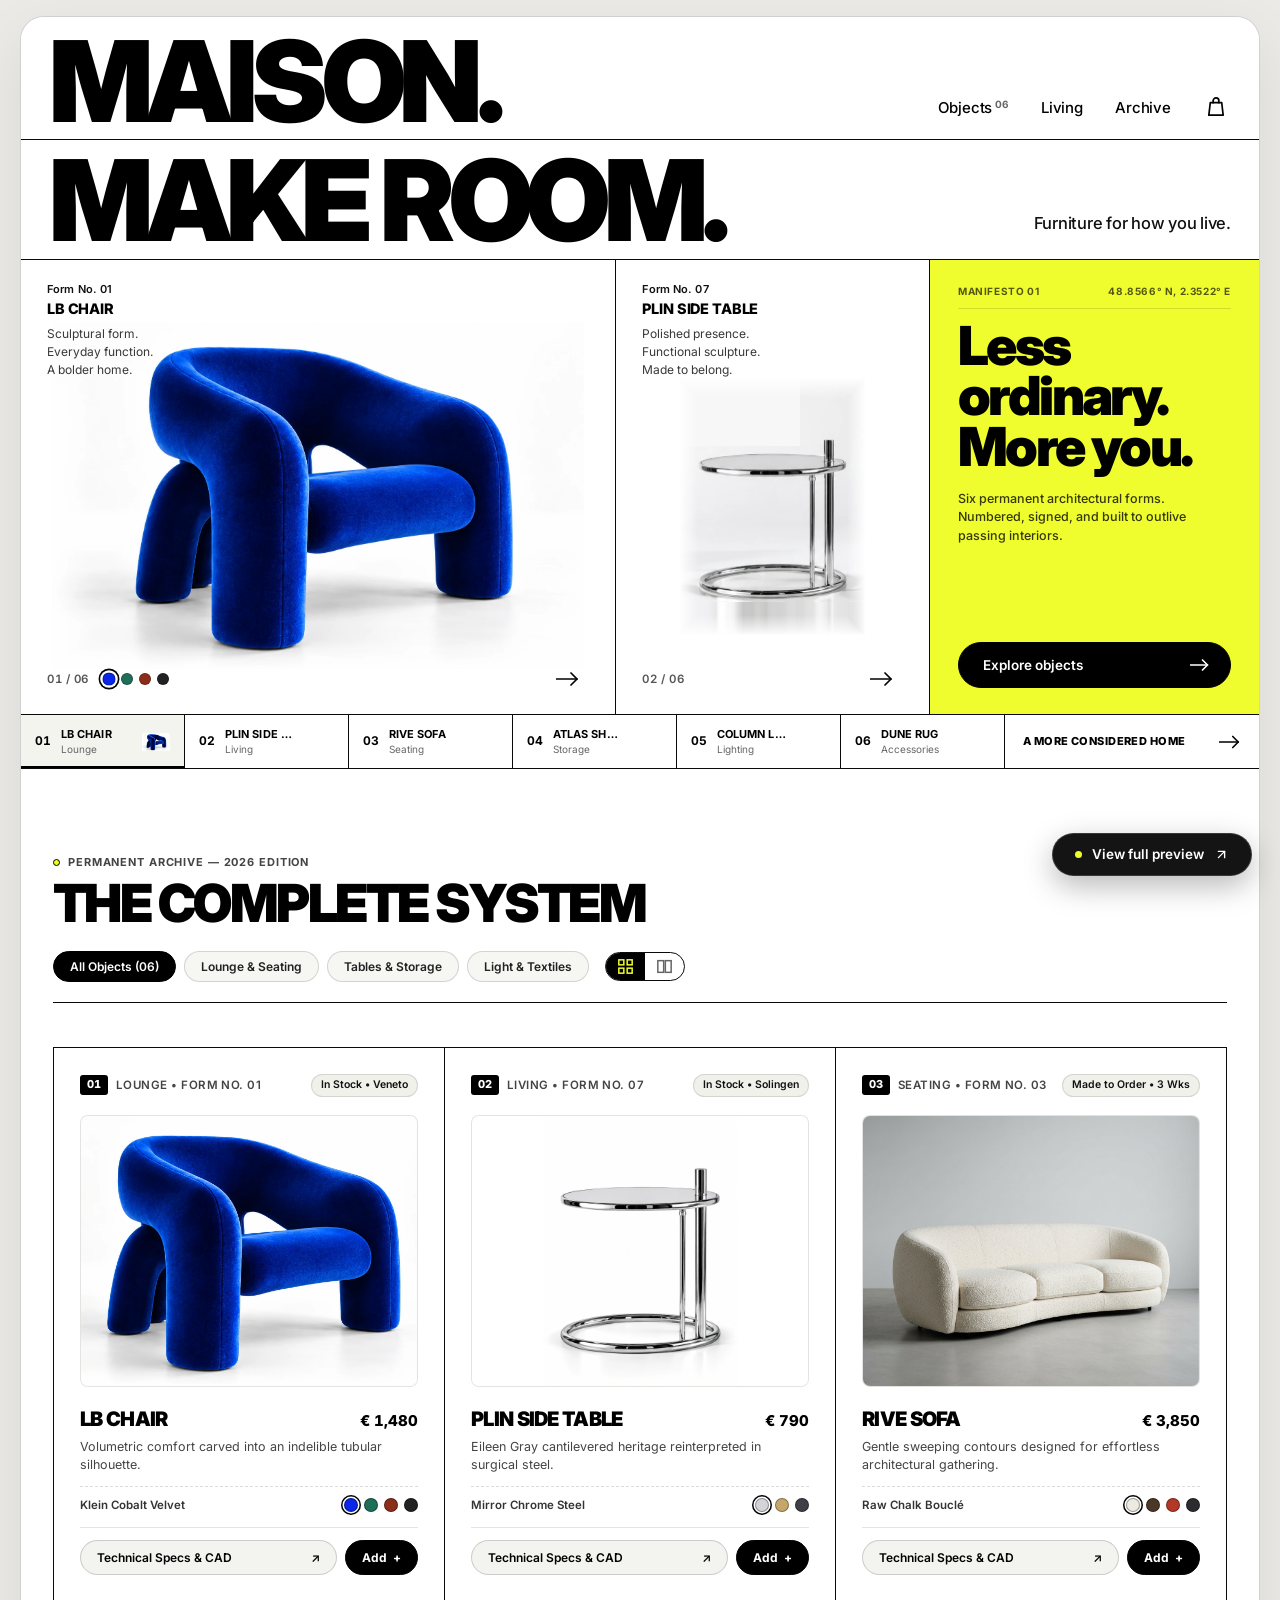
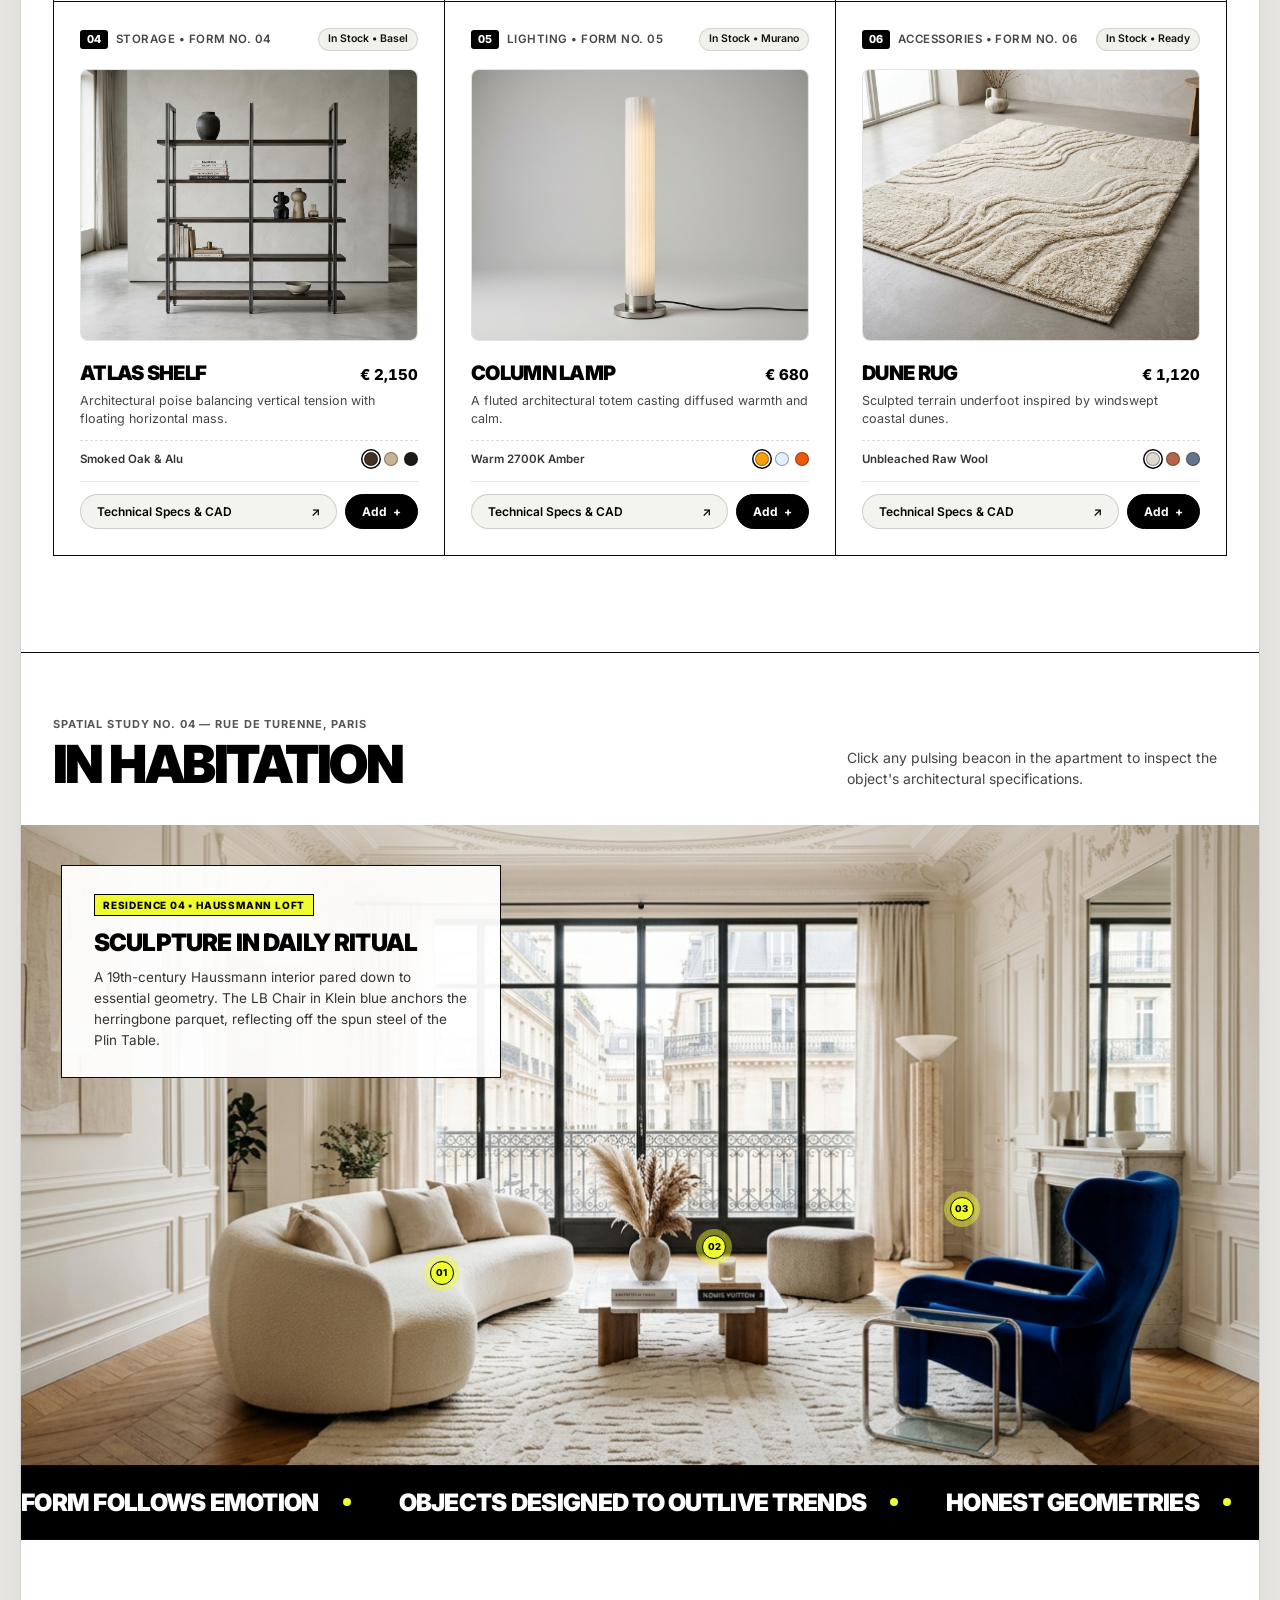
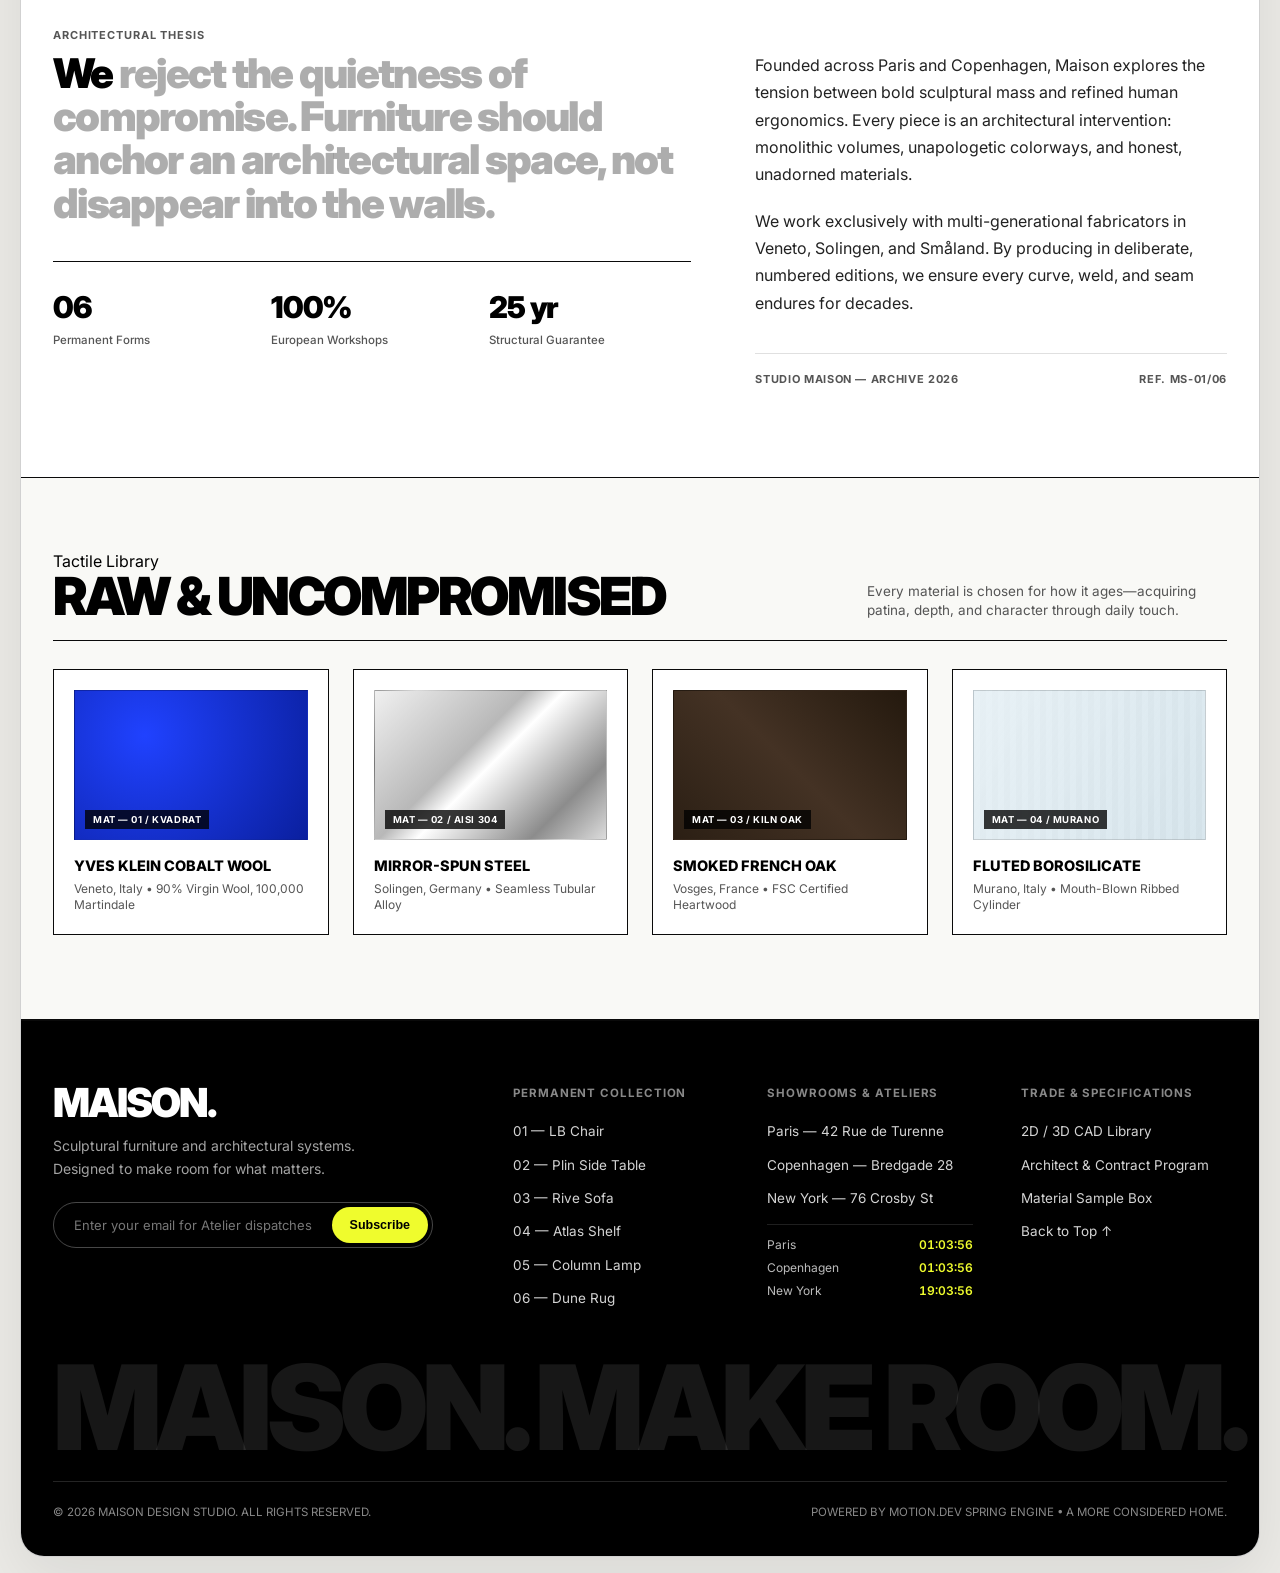
<file: index.html>
<!DOCTYPE html>
<html lang="en" class="js">
<head>
  <meta charset="UTF-8">
  <meta name="viewport" content="width=device-width, initial-scale=1.0">
  <title>MAISON. — MAKE ROOM. | Architectural Furniture &amp; Objects</title>
  <meta name="description" content="Sculptural furniture and architectural objects for how you live. Modernist design engineered for longevity.">

  <!-- Typography: Syne, Inter, Space Grotesk -->
  <link rel="preconnect" href="https://fonts.googleapis.com">
  <link rel="preconnect" href="https://fonts.gstatic.com" crossorigin>
  <link href="https://fonts.googleapis.com/css2?family=Inter:wght@300;400;500;600;700;800;900&family=Space+Grotesk:wght@400;500;600;700&family=Syne:wght@700;800;900&display=swap" rel="stylesheet">

  <!-- Stylesheet -->
  <link rel="stylesheet" href="assets/css/style.css">
  <link rel="shortcut icon" href="data:image/svg+xml,<svg xmlns=%22http://www.w3.org/2000/svg%22 viewBox=%220 0 100 100%22><text y=%22.9em%22 font-size=%2290%22>M.</text></svg>">
</head>
<body>

  <!-- Scroll Progress Indicator -->
  <div class="scroll-progress-bar" id="scroll-progress-bar" aria-hidden="true"></div>

  <!-- Outer Presentation Canvas Frame -->
  <div class="page-canvas" id="page-canvas">

    <!-- ======================================================================
         HERO HEADER SECTION (Exact Replica + High-Craft Editorial Enhancements)
         ====================================================================== -->
    <header class="hero-header" id="top">
      <div class="hero-header-top">
        <div class="brand-title-wrap">
          <h1 class="brand-title" id="hero-title-1" data-split-chars>MAISON.</h1>
        </div>

        <!-- Center-Right Navigation -->
        <div class="header-right-cluster">
          <nav class="nav-menu" aria-label="Main Navigation">
            <a href="#collection" class="nav-link" data-magnetic>
              <span class="nav-link-inner">Objects</span>
              <span class="nav-count">06</span>
            </a>
            <a href="#habitation" class="nav-link" data-magnetic>
              <span class="nav-link-inner">Living</span>
            </a>
            <a href="#manifesto" class="nav-link" data-magnetic>
              <span class="nav-link-inner">Archive</span>
            </a>
            <button class="cart-btn" id="header-bag-btn" aria-label="Open Shopping Bag" data-magnetic>
              <svg width="20" height="21" viewBox="0 0 20 22" fill="none" stroke="currentColor" stroke-width="1.8" stroke-linecap="round" stroke-linejoin="round">
                <path d="M4 6h12l1.5 13H2.5L4 6z"/>
                <path d="M7 6V4a3 3 0 0 1 6 0v2"/>
              </svg>
              <span class="bag-badge" id="bag-badge-count">2</span>
            </button>
          </nav>
        </div>
      </div>

      <div class="hero-header-bottom">
        <div class="brand-subtitle-wrap">
          <h2 class="brand-title" id="hero-title-2" data-split-chars>MAKE ROOM.</h2>
        </div>

        <div class="tagline-cluster">
          <p class="tagline" id="hero-tagline">Furniture for how you live.</p>
        </div>
      </div>
    </header>

    <!-- ======================================================================
         THE 3-COLUMN PRODUCT HERO GRID (Interactive Showcase Stage)
         ====================================================================== -->
    <main>
      <section class="editorial-grid" id="hero-grid" aria-label="Featured Collection">

        <!-- Column 1: Featured Main Item (LB Chair - Static Masterpiece with Real Color Swatches) -->
        <article class="grid-card card-primary" id="card-primary">
          <div class="card-meta-top">
            <div class="card-meta-header">
              <div>
                <span class="form-id" id="primary-form-id">Form No. 01</span>
                <h3 class="product-name" id="primary-name">LB CHAIR</h3>
              </div>
            </div>
            <ul class="meta-bullets" id="primary-bullets">
              <li>Sculptural form.</li>
              <li>Everyday function.</li>
              <li>A bolder home.</li>
            </ul>
          </div>

          <div class="card-visual-wrapper" id="primary-visual-stage">
            <div class="product-halo" id="primary-halo"></div>
            <img src="assets/images/finish-chair-cobalt.webp" alt="LB Chair in Electric Cobalt Blue" class="card-product-img" id="primary-prod-img" fetchpriority="high" />
          </div>

          <div class="card-meta-bottom">
            <div class="counter-and-swatches">
              <span class="card-counter" id="primary-counter">01 / 06</span>
              <div class="hero-swatch-bar" id="primary-swatches" aria-label="Colorway Finish">
                <button class="swatch-dot active" data-img="assets/images/finish-chair-cobalt.webp" style="--swatch-color: #0a26e8;" title="Electric Klein Cobalt"></button>
                <button class="swatch-dot" data-img="assets/images/finish-chair-moss.webp" style="--swatch-color: #1f6e58;" title="Alpine Moss Green"></button>
                <button class="swatch-dot" data-img="assets/images/finish-chair-sienna.webp" style="--swatch-color: #8c2d19;" title="Burnt Sienna Terracotta"></button>
                <button class="swatch-dot" data-img="assets/images/finish-chair-anthracite.webp" style="--swatch-color: #222222;" title="Anthracite Wool"></button>
              </div>
            </div>

            <a href="#collection" class="card-arrow-btn" aria-label="Explore LB Chair in Collection">
              <svg width="24" height="14" viewBox="0 0 24 14" fill="none" stroke="currentColor" stroke-width="1.7" stroke-linecap="round" stroke-linejoin="round">
                <line x1="0" y1="7" x2="21" y2="7"></line>
                <polyline points="15 1 21 7 15 13"></polyline>
              </svg>
            </a>
          </div>
        </article>

        <!-- Column 2: Secondary Item (Plin Side Table) -->
        <article class="grid-card card-secondary" id="card-secondary">
          <div class="card-meta-top">
            <div class="card-meta-header">
              <div>
                <span class="form-id" id="secondary-form-id">Form No. 07</span>
                <h3 class="product-name" id="secondary-name">PLIN SIDE TABLE</h3>
              </div>
            </div>
            <ul class="meta-bullets" id="secondary-bullets">
              <li>Polished presence.</li>
              <li>Functional sculpture.</li>
              <li>Made to belong.</li>
            </ul>
          </div>

          <div class="card-visual-wrapper" id="secondary-visual-stage">
            <div class="product-halo chrome" id="secondary-halo"></div>
            <img src="assets/images/plin-table-exact.png" alt="Plin Side Table in Polished Chrome" class="card-product-img" id="secondary-prod-img" fetchpriority="high" />
          </div>

          <div class="card-meta-bottom">
            <span class="card-counter" id="secondary-counter">02 / 06</span>
            <a href="#collection" class="card-arrow-btn" aria-label="Explore Plin Side Table in Collection">
              <svg width="24" height="14" viewBox="0 0 24 14" fill="none" stroke="currentColor" stroke-width="1.7" stroke-linecap="round" stroke-linejoin="round">
                <line x1="0" y1="7" x2="21" y2="7"></line>
                <polyline points="15 1 21 7 15 13"></polyline>
              </svg>
            </a>
          </div>
        </article>

        <!-- Column 3: Neon Statement Card (Exact Replica + Kinetic Polish) -->
        <article class="grid-card card-statement" id="card-statement">
          <div class="statement-top-bar">
            <span class="statement-tag">MANIFESTO 01</span>
            <span class="statement-coords">48.8566° N, 2.3522° E</span>
          </div>

          <div class="statement-content">
            <h2 class="statement-headline" id="statement-headline">
              <span class="line"><span class="word-reveal" data-word="Less">Less</span></span>
              <span class="line"><span class="word-reveal" data-word="ordinary.">ordinary.</span></span>
              <span class="line"><span class="word-reveal" data-word="More you.">More you.</span></span>
            </h2>
            <p class="statement-micro-copy">
              Six permanent architectural forms. Numbered, signed, and built to outlive passing interiors.
            </p>
          </div>

          <div class="statement-footer">
            <a href="#collection" class="pill-action-btn" id="explore-objects-btn" data-magnetic>
              <span class="btn-label-wrap">
                <span class="btn-label-primary">Explore objects</span>
                <span class="btn-label-Clone" aria-hidden="true">Explore all 06 forms</span>
              </span>
              <span class="btn-arrow-circle">
                <svg class="btn-arrow" width="20" height="12" viewBox="0 0 24 14" fill="none" stroke="currentColor" stroke-width="2" stroke-linecap="round" stroke-linejoin="round">
                  <line x1="0" y1="7" x2="21" y2="7"></line>
                  <polyline points="15 1 21 7 15 13"></polyline>
                </svg>
              </span>
            </a>
          </div>
        </article>

      </section>

      <!-- ======================================================================
           BOTTOM TICKER / NAVIGATION STRIP (Interactive Object Switcher)
           ====================================================================== -->
      <nav class="collection-ticker" aria-label="Collection Quick Navigation">
        <div class="ticker-cell active" data-index="0" role="button" tabindex="0">
          <span class="cell-num">01</span>
          <div class="cell-info">
            <span class="cell-title">LB CHAIR</span>
            <span class="cell-sub">Lounge</span>
          </div>
          <img src="assets/images/finish-chair-cobalt.webp" alt="" class="cell-mini-thumb" aria-hidden="true" />
        </div>

        <div class="ticker-cell" data-index="1" role="button" tabindex="0">
          <span class="cell-num">02</span>
          <div class="cell-info">
            <span class="cell-title">PLIN SIDE TABLE</span>
            <span class="cell-sub">Living</span>
          </div>
          <img src="assets/images/plin-table-exact.png" alt="" class="cell-mini-thumb" aria-hidden="true" />
        </div>

        <div class="ticker-cell" data-index="2" role="button" tabindex="0">
          <span class="cell-num">03</span>
          <div class="cell-info">
            <span class="cell-title">RIVE SOFA</span>
            <span class="cell-sub">Seating</span>
          </div>
          <img src="assets/images/rive-sofa.jpg" alt="" class="cell-mini-thumb" aria-hidden="true" />
        </div>

        <div class="ticker-cell" data-index="3" role="button" tabindex="0">
          <span class="cell-num">04</span>
          <div class="cell-info">
            <span class="cell-title">ATLAS SHELF</span>
            <span class="cell-sub">Storage</span>
          </div>
          <img src="assets/images/atlas-shelf.jpg" alt="" class="cell-mini-thumb" aria-hidden="true" />
        </div>

        <div class="ticker-cell" data-index="4" role="button" tabindex="0">
          <span class="cell-num">05</span>
          <div class="cell-info">
            <span class="cell-title">COLUMN LAMP</span>
            <span class="cell-sub">Lighting</span>
          </div>
          <img src="assets/images/column-lamp.jpg" alt="" class="cell-mini-thumb" aria-hidden="true" />
        </div>

        <div class="ticker-cell" data-index="5" role="button" tabindex="0">
          <span class="cell-num">06</span>
          <div class="cell-info">
            <span class="cell-title">DUNE RUG</span>
            <span class="cell-sub">Accessories</span>
          </div>
          <img src="assets/images/dune-rug.jpg" alt="" class="cell-mini-thumb" aria-hidden="true" />
        </div>

        <a href="#collection" class="ticker-cell ticker-banner">
          <span class="banner-text">A MORE CONSIDERED HOME</span>
          <svg width="22" height="14" viewBox="0 0 24 14" fill="none" stroke="currentColor" stroke-width="1.8" stroke-linecap="round" stroke-linejoin="round">
            <line x1="0" y1="7" x2="21" y2="7"></line>
            <polyline points="15 1 21 7 15 13"></polyline>
          </svg>
        </a>
      </nav>

      <!-- ======================================================================
           SECTION 2: THE COMPLETE SYSTEM — UPGRADED ARCHITECTURAL CARD SECTION
           ====================================================================== -->
      <section class="section-catalog" id="collection">
        <div class="section-header-row">
          <div class="section-title-cluster">
            <div class="eyebrow-tag">
              <span class="eyebrow-dot"></span>
              <span>PERMANENT ARCHIVE &mdash; 2026 EDITION</span>
            </div>
            <h2 class="section-title" data-motion-reveal>The Complete System</h2>
          </div>

          <div class="catalog-controls-cluster">
            <!-- Category Filter -->
            <div class="category-filter-bar" role="tablist" aria-label="Filter Objects by Category">
              <button class="filter-chip active" data-filter="all" role="tab">All Objects (06)</button>
              <button class="filter-chip" data-filter="seating" role="tab">Lounge &amp; Seating</button>
              <button class="filter-chip" data-filter="architecture" role="tab">Tables &amp; Storage</button>
              <button class="filter-chip" data-filter="atmosphere" role="tab">Light &amp; Textiles</button>
            </div>

            <!-- Layout Density Toggle -->
            <div class="layout-view-switcher" aria-label="Grid Density Switcher">
              <button class="layout-btn active" data-layout="bento" title="Editorial Bento Grid">
                <svg width="15" height="15" viewBox="0 0 18 18" fill="none" stroke="currentColor" stroke-width="1.8">
                  <rect x="1" y="1" width="6" height="6"/><rect x="11" y="1" width="6" height="6"/>
                  <rect x="1" y="11" width="6" height="6"/><rect x="11" y="11" width="6" height="6"/>
                </svg>
              </button>
              <button class="layout-btn" data-layout="runway" title="Large 2-Column Gallery">
                <svg width="15" height="15" viewBox="0 0 18 18" fill="none" stroke="currentColor" stroke-width="1.8">
                  <rect x="1" y="2" width="7" height="14"/><rect x="10" y="2" width="7" height="14"/>
                </svg>
              </button>
            </div>
          </div>
        </div>

        <!-- 6-Product Architectural Catalog Grid (Populated & Animated with Motion.dev) -->
        <div class="catalog-grid bento-mode" id="catalog-grid-container">
          <!-- Populated dynamically via main.js -->
        </div>
      </section>

      <!-- ======================================================================
           SECTION 3: IN HABITATION — SCROLL-SCRUBBED OPENING WINDOW SCENE
           ====================================================================== -->
      <section class="section-editorial-space" id="habitation">
        <div class="habitation-intro-bar">
          <div>
            <span class="eyebrow-Sub">SPATIAL STUDY NO. 04 &mdash; RUE DE TURENNE, PARIS</span>
            <h2 class="section-title">In Habitation</h2>
          </div>
          <p class="habitation-lead">Click any pulsing beacon in the apartment to inspect the object's architectural specifications.</p>
        </div>

        <div class="editorial-space-banner" id="opening-window-stage">
          <img src="assets/images/editorial-living.jpg" alt="Maison architectural apartment interior" class="space-bg-img" id="opening-window-img" />
          
          <div class="space-overlay-text">
            <span class="overlay-badge">RESIDENCE 04 &bull; HAUSSMANN LOFT</span>
            <h3>Sculpture in Daily Ritual</h3>
            <p>A 19th-century Haussmann interior pared down to essential geometry. The LB Chair in Klein blue anchors the herringbone parquet, reflecting off the spun steel of the Plin Table.</p>
          </div>

          <!-- Interactive Hotspot 1: LB Chair in room -->
          <div class="room-hotspot" style="top: 70%; left: 34%;" data-target-obj="0" role="button" tabindex="0" aria-label="Inspect LB Chair">
            <div class="hotspot-pulse"></div>
            <div class="hotspot-beacon"><span>01</span></div>
            <div class="hotspot-popover">
              <span class="popover-form">Form No. 01</span>
              <strong>LB Chair &mdash; € 1,480</strong>
              <span class="popover-cta">Click to inspect CAD &rarr;</span>
            </div>
          </div>

          <!-- Interactive Hotspot 2: Plin Table in room -->
          <div class="room-hotspot" style="top: 66%; left: 56%;" data-target-obj="1" role="button" tabindex="0" aria-label="Inspect Plin Side Table">
            <div class="hotspot-pulse"></div>
            <div class="hotspot-beacon"><span>02</span></div>
            <div class="hotspot-popover">
              <span class="popover-form">Form No. 07</span>
              <strong>Plin Table &mdash; € 790</strong>
              <span class="popover-cta">Click to inspect CAD &rarr;</span>
            </div>
          </div>

          <!-- Interactive Hotspot 3: Rive Sofa in room -->
          <div class="room-hotspot" style="top: 60%; left: 76%;" data-target-obj="2" role="button" tabindex="0" aria-label="Inspect Rive Sofa">
            <div class="hotspot-pulse"></div>
            <div class="hotspot-beacon"><span>03</span></div>
            <div class="hotspot-popover">
              <span class="popover-form">Form No. 03</span>
              <strong>Rive Sofa &mdash; € 3,850</strong>
              <span class="popover-cta">Click to inspect CAD &rarr;</span>
            </div>
          </div>
        </div>
      </section>

      <!-- ======================================================================
           SECTION 4: KINETIC MARQUEE & INK-FILL MANIFESTO
           ====================================================================== -->
      <section class="section-marquee" aria-hidden="true">
        <div class="marquee-track">
          <div class="marquee-item">FORM FOLLOWS EMOTION <span class="dot"></span></div>
          <div class="marquee-item">OBJECTS DESIGNED TO OUTLIVE TRENDS <span class="dot"></span></div>
          <div class="marquee-item">HONEST GEOMETRIES <span class="dot"></span></div>
          <div class="marquee-item">PARIS &bull; COPENHAGEN &bull; MILAN <span class="dot"></span></div>
          <div class="marquee-item">FORM FOLLOWS EMOTION <span class="dot"></span></div>
          <div class="marquee-item">OBJECTS DESIGNED TO OUTLIVE TRENDS <span class="dot"></span></div>
          <div class="marquee-item">HONEST GEOMETRIES <span class="dot"></span></div>
          <div class="marquee-item">PARIS &bull; COPENHAGEN &bull; MILAN <span class="dot"></span></div>
        </div>
      </section>

      <section class="section-manifesto" id="manifesto">
        <div class="manifesto-left">
          <span class="eyebrow-Sub">ARCHITECTURAL THESIS</span>
          <p class="manifesto-lead" id="ink-fill-statement">
            We reject the quietness of compromise. Furniture should anchor an architectural space, not disappear into the walls.
          </p>
          <div class="manifesto-metrics">
            <div class="metric-box">
              <span class="metric-num" data-count-up="6">06</span>
              <span class="metric-label">Permanent Forms</span>
            </div>
            <div class="metric-box">
              <span class="metric-num" data-count-up="100">100%</span>
              <span class="metric-label">European Workshops</span>
            </div>
            <div class="metric-box">
              <span class="metric-num" data-count-up="25">25 yr</span>
              <span class="metric-label">Structural Guarantee</span>
            </div>
          </div>
        </div>

        <div class="manifesto-body">
          <p>Founded across Paris and Copenhagen, Maison explores the tension between bold sculptural mass and refined human ergonomics. Every piece is an architectural intervention: monolithic volumes, unapologetic colorways, and honest, unadorned materials.</p>
          <p>We work exclusively with multi-generational fabricators in Veneto, Solingen, and Småland. By producing in deliberate, numbered editions, we ensure every curve, weld, and seam endures for decades.</p>
          <div class="manifesto-signature">
            <span>STUDIO MAISON &mdash; ARCHIVE 2026</span>
            <span>REF. MS-01/06</span>
          </div>
        </div>
      </section>

      <!-- ======================================================================
           SECTION 5: INTERACTIVE MATERIALITY PALETTE
           ====================================================================== -->
      <section class="section-materials">
        <div class="section-header-row" style="margin-bottom: 28px;">
          <div>
            <p class="section-label">Tactile Library</p>
            <h2 class="section-title">Raw &amp; Uncompromised</h2>
          </div>
          <p style="font-size: 13.5px; color: #555; max-width: 360px;">Every material is chosen for how it ages—acquiring patina, depth, and character through daily touch.</p>
        </div>

        <div class="materials-grid">
          <div class="material-card" data-material-card>
            <div class="material-swatch swatch-cobalt">
              <span class="swatch-code">MAT — 01 / KVADRAT</span>
            </div>
            <h3 class="material-title">Yves Klein Cobalt Wool</h3>
            <p class="material-origin">Veneto, Italy &bull; 90% Virgin Wool, 100,000 Martindale</p>
          </div>
          <div class="material-card" data-material-card>
            <div class="material-swatch swatch-chrome">
              <span class="swatch-code">MAT — 02 / AISI 304</span>
            </div>
            <h3 class="material-title">Mirror-Spun Steel</h3>
            <p class="material-origin">Solingen, Germany &bull; Seamless Tubular Alloy</p>
          </div>
          <div class="material-card" data-material-card>
            <div class="material-swatch swatch-oak">
              <span class="swatch-code">MAT — 03 / KILN OAK</span>
            </div>
            <h3 class="material-title">Smoked French Oak</h3>
            <p class="material-origin">Vosges, France &bull; FSC Certified Heartwood</p>
          </div>
          <div class="material-card" data-material-card>
            <div class="material-swatch swatch-glass">
              <span class="swatch-code">MAT — 04 / MURANO</span>
            </div>
            <h3 class="material-title">Fluted Borosilicate</h3>
            <p class="material-origin">Murano, Italy &bull; Mouth-Blown Ribbed Cylinder</p>
          </div>
        </div>
      </section>

    </main>

    <!-- ======================================================================
         ARCHITECTURAL EDITORIAL FOOTER
         ====================================================================== -->
    <footer class="page-footer">
      <div class="footer-top-grid">
        <div class="footer-brand">
          <h2>MAISON.</h2>
          <p>Sculptural furniture and architectural systems. Designed to make room for what matters.</p>
          
          <form class="newsletter-form" id="newsletter-form">
            <input type="email" placeholder="Enter your email for Atelier dispatches" class="newsletter-input" required />
            <button type="submit" class="newsletter-submit">Subscribe</button>
          </form>
        </div>

        <div>
          <h3 class="footer-col-title">Permanent Collection</h3>
          <ul class="footer-links">
            <li><a href="#collection" data-open-spec="0">01 &mdash; LB Chair</a></li>
            <li><a href="#collection" data-open-spec="1">02 &mdash; Plin Side Table</a></li>
            <li><a href="#collection" data-open-spec="2">03 &mdash; Rive Sofa</a></li>
            <li><a href="#collection" data-open-spec="3">04 &mdash; Atlas Shelf</a></li>
            <li><a href="#collection" data-open-spec="4">05 &mdash; Column Lamp</a></li>
            <li><a href="#collection" data-open-spec="5">06 &mdash; Dune Rug</a></li>
          </ul>
        </div>

        <div>
          <h3 class="footer-col-title">Showrooms &amp; Ateliers</h3>
          <ul class="footer-links">
            <li><a href="#habitation">Paris &mdash; 42 Rue de Turenne</a></li>
            <li><a href="#habitation">Copenhagen &mdash; Bredgade 28</a></li>
            <li><a href="#habitation">New York &mdash; 76 Crosby St</a></li>
          </ul>

          <div class="studio-clocks">
            <div class="clock-item"><span>Paris</span> <span id="clock-paris">18:00:00</span></div>
            <div class="clock-item"><span>Copenhagen</span> <span id="clock-copenhagen">18:00:00</span></div>
            <div class="clock-item"><span>New York</span> <span id="clock-ny">12:00:00</span></div>
          </div>
        </div>

        <div>
          <h3 class="footer-col-title">Trade &amp; Specifications</h3>
          <ul class="footer-links">
            <li><a href="#collection">2D / 3D CAD Library</a></li>
            <li><a href="#manifesto">Architect &amp; Contract Program</a></li>
            <li><a href="#manifesto">Material Sample Box</a></li>
            <li><a href="#top">Back to Top &uarr;</a></li>
          </ul>
        </div>
      </div>

      <!-- Giant Footer Wordmark -->
      <div class="footer-giant-wordmark" aria-hidden="true">MAISON. MAKE ROOM.</div>

      <div class="footer-bottom-bar">
        <span>&copy; 2026 MAISON DESIGN STUDIO. ALL RIGHTS RESERVED.</span>
        <span>POWERED BY MOTION.DEV SPRING ENGINE &bull; A MORE CONSIDERED HOME.</span>
      </div>
    </footer>

  </div><!-- /.page-canvas -->

  <!-- ==========================================================================
       FLOATING PREVIEW BADGE (Exact Replica from Screenshot)
       ========================================================================== -->
  <div class="preview-badge" id="preview-badge" role="button" tabindex="0" aria-label="Explore Full Collection">
    <span class="preview-dot"></span>
    <span>View full preview</span>
    <svg width="15" height="15" viewBox="0 0 24 24" fill="none" stroke="currentColor" stroke-width="2.2" stroke-linecap="round" stroke-linejoin="round">
      <line x1="7" y1="17" x2="17" y2="7"></line>
      <polyline points="7 7 17 7 17 17"></polyline>
    </svg>
  </div>

  <!-- ==========================================================================
       QUICK SPEC SLIDE-OUT DRAWER MODAL
       ========================================================================== -->
  <div class="spec-drawer-backdrop" id="spec-drawer-backdrop">
    <aside class="spec-drawer" id="spec-drawer" role="dialog" aria-modal="true" aria-labelledby="drawer-title">
      <div class="drawer-header">
        <div>
          <p class="form-id" id="drawer-form-id">Form No. 01 &bull; Lounge</p>
          <h3 class="product-name" id="drawer-title" style="font-size: 22px; margin-bottom: 0;">LB CHAIR</h3>
        </div>
        <button class="drawer-close-btn" id="drawer-close-btn" aria-label="Close Inspector">
          <svg width="16" height="16" viewBox="0 0 24 24" fill="none" stroke="currentColor" stroke-width="2" stroke-linecap="round" stroke-linejoin="round">
            <line x1="18" y1="6" x2="6" y2="18"></line>
            <line x1="6" y1="6" x2="18" y2="18"></line>
          </svg>
        </button>
      </div>

      <div class="drawer-body">
        <div class="drawer-img-view">
          <img id="drawer-img" src="assets/images/finish-chair-cobalt.webp" alt="Product Specification View" />
          <span class="drawer-scale-tag">SCALE 1:10 CAD VERIFIED</span>
        </div>

        <p id="drawer-tagline" style="font-size: 14.5px; font-weight: 500; color: #333; line-height: 1.55; margin-bottom: 20px;"></p>

        <table class="drawer-spec-table">
          <tbody>
            <tr>
              <th>Edition Price</th>
              <td id="drawer-price">€ 1,480</td>
            </tr>
            <tr>
              <th>Dimensions</th>
              <td id="drawer-dimensions">W 84cm &times; D 78cm &times; H 72cm</td>
            </tr>
            <tr>
              <th>Materials</th>
              <td id="drawer-materials">Cobalt Velvet, Molded Core, Steel</td>
            </tr>
            <tr>
              <th>Net Weight</th>
              <td id="drawer-weight">22.5 kg</td>
            </tr>
            <tr>
              <th>Provenance</th>
              <td id="drawer-provenance">Veneto, Italy</td>
            </tr>
          </tbody>
        </table>

        <div class="drawer-actions">
          <button class="pill-action-btn" id="drawer-add-bag-btn" style="background: #000; color: #fff;">
            <span>Add Object to Bag</span>
            <span>+</span>
          </button>
          <button class="pill-action-btn secondary-outline-btn" onclick="alert('3D CAD (.STEP / .OBJ) &amp; Spec Sheet PDF downloaded.')">
            <span>Download 3D BIM / CAD Package</span>
            <span>&darr;</span>
          </button>
        </div>
      </div>
    </aside>
  </div>

  <!-- Toast Notification for Bag / Actions -->
  <div class="toast-notification" id="toast-notification" role="status" aria-live="polite">
    <span class="toast-dot"></span>
    <span id="toast-message">Added LB CHAIR to your bag</span>
  </div>

  <!-- Motion.dev Official Animation Engine (Local + CDN Fallback) -->
  <script src="assets/js/motion.min.js"></script>
  <!-- Master Interaction & Motion Controller -->
  <script src="assets/js/main.js"></script>
</body>
</html>
</file>
<file: assets/css/style.css>
/* ==========================================================================
   MAISON. — ARCHITECTURAL FURNITURE & SPACES
   High-Craft Swiss Brutalist UI + Motion.dev Animation System
   ========================================================================== */

:root {
  --color-bg: #ebeae6;
  --color-canvas: #ffffff;
  --color-surface-subtle: #f6f6f3;
  --color-text: #000000;
  --color-text-muted: #404040;
  --color-text-subtle: #737373;
  --color-border: #0a0a0a;
  --color-border-subtle: rgba(0, 0, 0, 0.12);
  --color-neon: #EFFC2D;
  --color-neon-hover: #e2f218;
  --color-cobalt: #0a26e8;
  --color-dark: #0e0e0e;

  /* Swiss Neo-Grotesque Black Display + Clean Grotesque Body */
  --font-display: 'Inter', -apple-system, BlinkMacSystemFont, "Helvetica Neue", Arial, sans-serif;
  --font-body: 'Inter', -apple-system, BlinkMacSystemFont, "Segoe UI", Roboto, sans-serif;

  /* Motion Tokens (from design-taste-frontend motion study) */
  --ease-out: cubic-bezier(0.22, 1, 0.36, 1);
  --ease-expo: cubic-bezier(0.16, 1, 0.3, 1);
  --ease-in-out: cubic-bezier(0.76, 0, 0.24, 1);
  --ease-soft: cubic-bezier(0.33, 1, 0.68, 1);
  --t-press: 140ms;
  --t-hover: 180ms;
  --t-ui: 260ms;
  --t-reveal: 850ms;
}

/* Reset & Base */
*, *::before, *::after {
  box-sizing: border-box;
  margin: 0;
  padding: 0;
}

html {
  font-size: 16px;
  scroll-behavior: smooth;
  -webkit-font-smoothing: antialiased;
  -moz-osx-font-smoothing: grayscale;
}

body {
  font-family: var(--font-body);
  background-color: var(--color-bg);
  color: var(--color-text);
  line-height: 1.4;
  overflow-x: hidden;
  position: relative;
  min-height: 100vh;
}

::selection {
  background: var(--color-neon);
  color: #000000;
}

/* Top Scroll Progress Bar */
.scroll-progress-bar {
  position: fixed;
  top: 0;
  left: 0;
  width: 100%;
  height: 3px;
  background: var(--color-neon);
  transform-origin: 0% 50%;
  transform: scaleX(0);
  z-index: 999;
  border-bottom: 1px solid #000;
}

/* Page Frame Container */
.page-canvas {
  width: 100%;
  max-width: 1640px;
  margin: 0 auto;
  background-color: #ffffff;
  min-height: 100vh;
  position: relative;
  box-shadow: 0 20px 60px rgba(0, 0, 0, 0.08);
}

@media (min-width: 1024px) {
  body {
    padding: 16px 20px;
  }
  .page-canvas {
    border-radius: 24px;
    overflow: hidden;
    border: 1px solid rgba(0, 0, 0, 0.18);
  }
}

/* ==========================================================================
   TOP HERO HEADER SECTION (2-Tier Architectural Rule Structure + Motion)
   ========================================================================== */
.hero-header {
  background-color: #ffffff;
  display: flex;
  flex-direction: column;
  position: relative;
}

/* Tier 1: MAISON. + Navigation (with 1px bottom border matching reference) */
.hero-header-top {
  display: flex;
  justify-content: space-between;
  align-items: flex-end;
  width: 100%;
  padding: 18px 28px 12px 28px;
  border-bottom: 1px solid var(--color-border);
  gap: 20px;
}

/* Tier 2: MAKE ROOM. + Tagline */
.hero-header-bottom {
  display: flex;
  justify-content: space-between;
  align-items: flex-end;
  width: 100%;
  padding: 14px 28px 12px 28px;
  gap: 20px;
}

/* Brand Massive Typography */
.brand-title-wrap,
.brand-subtitle-wrap {
  line-height: 0.82;
}

.brand-title {
  font-family: var(--font-display);
  font-weight: 900;
  font-size: clamp(3.8rem, 8.8vw, 8.2rem);
  line-height: 0.82;
  letter-spacing: -0.058em;
  color: var(--color-text);
  text-transform: uppercase;
  display: inline-block;
  user-select: none;
  cursor: default;
}

.char-mask {
  display: inline-block;
  vertical-align: bottom;
}

.char-inner {
  display: inline-block;
  will-change: transform;
  transform-origin: 50% 100%;
}

/* Header Right Cluster: Atelier Status + Navigation */
.header-right-cluster {
  display: flex;
  align-items: center;
  gap: 28px;
  padding-bottom: 4px;
}

.atelier-status-pill {
  display: inline-flex;
  align-items: center;
  gap: 8px;
  padding: 5px 12px;
  background: #f5f5f2;
  border: 1px solid rgba(0, 0, 0, 0.14);
  border-radius: 999px;
  font-size: 10.5px;
  font-weight: 700;
  letter-spacing: 0.06em;
  color: #111;
}

.status-pulse-dot {
  width: 6px;
  height: 6px;
  border-radius: 50%;
  background: #10b981;
  box-shadow: 0 0 0 3px rgba(16, 185, 129, 0.2);
}

.nav-menu {
  display: flex;
  align-items: center;
  gap: 28px;
}

.nav-link {
  font-family: var(--font-body);
  font-size: 15px;
  font-weight: 500;
  color: var(--color-text);
  text-decoration: none;
  letter-spacing: -0.01em;
  position: relative;
  padding: 4px 2px;
  display: inline-flex;
  align-items: baseline;
  gap: 3px;
  transition: color var(--t-hover) ease;
}

.nav-count {
  font-size: 10px;
  font-weight: 700;
  color: #666;
  transform: translateY(-5px);
}

.nav-link::after {
  content: '';
  position: absolute;
  bottom: 0;
  left: 0;
  width: 100%;
  height: 1.5px;
  background-color: var(--color-text);
  transform: scaleX(0);
  transform-origin: right center;
  transition: transform 0.35s var(--ease-expo);
}

.nav-link:hover::after {
  transform: scaleX(1);
  transform-origin: left center;
}

.cart-btn {
  background: none;
  border: none;
  cursor: pointer;
  padding: 5px;
  display: flex;
  align-items: center;
  justify-content: center;
  color: var(--color-text);
  position: relative;
  transition: transform var(--t-press) var(--ease-out);
}

.cart-btn:active {
  transform: scale(0.92);
}

.bag-badge {
  position: absolute;
  top: -2px;
  right: -4px;
  background: #000000;
  color: #ffffff;
  font-size: 9.5px;
  font-weight: 700;
  min-width: 15px;
  height: 15px;
  padding: 0 3px;
  border-radius: 999px;
  display: flex;
  align-items: center;
  justify-content: center;
  font-variant-numeric: tabular-nums;
  opacity: 0;
  transform: scale(0.6);
  transition: opacity 0.25s ease, transform 0.25s var(--ease-out);
}

.bag-badge.is-visible {
  opacity: 1;
  transform: scale(1);
}

/* Tagline */
.tagline-cluster {
  display: flex;
  align-items: flex-end;
  padding-bottom: 12px;
}

.hero-quick-controls {
  display: flex;
  align-items: center;
  gap: 4px;
  background: #f4f4f1;
  padding: 3px;
  border-radius: 999px;
  border: 1px solid rgba(0, 0, 0, 0.12);
}

.ambient-chip {
  background: transparent;
  border: none;
  padding: 4px 10px;
  border-radius: 999px;
  font-family: var(--font-body);
  font-size: 10.5px;
  font-weight: 600;
  color: #555;
  cursor: pointer;
  transition: background-color 0.2s ease, color 0.2s ease;
}

.ambient-chip:hover {
  color: #000;
}

.ambient-chip.active {
  background: #000000;
  color: #ffffff;
}

.tagline {
  font-family: var(--font-body);
  font-size: clamp(14px, 1.35vw, 16.5px);
  font-weight: 500;
  color: #111111;
  letter-spacing: -0.015em;
  white-space: nowrap;
}

/* ==========================================================================
   THE 3-COLUMN PRODUCT HERO GRID (Interactive Showcase Stage)
   ========================================================================== */
.editorial-grid {
  display: grid;
  grid-template-columns: 1.9fr 1fr 1.05fr;
  width: 100%;
  border-top: 1px solid var(--color-border);
  border-bottom: 1px solid var(--color-border);
  background-color: #ffffff;
  min-height: 448px;
  position: relative;
}

/* Grid Cards Shared */
.grid-card {
  position: relative;
  display: flex;
  flex-direction: column;
  justify-content: space-between;
  padding: 22px 26px;
  overflow: hidden;
  background-color: #ffffff;
  transition: background-color 0.35s ease;
}

.card-primary {
  border-right: 1px solid var(--color-border);
}

.card-secondary {
  border-right: 1px solid var(--color-border);
}

/* Architectural CAD Wireframe Overlay */
.cad-grid-overlay {
  position: absolute;
  inset: 14px;
  border: 1px dashed rgba(10, 38, 232, 0.24);
  pointer-events: none;
  opacity: 0;
  transition: opacity 0.35s ease;
  z-index: 1;
}

.grid-card:hover .cad-grid-overlay,
.editorial-grid.blueprint-active .cad-grid-overlay {
  opacity: 1;
}

.editorial-grid.blueprint-active .card-primary,
.editorial-grid.blueprint-active .card-secondary {
  background-image:
    linear-gradient(to right, rgba(10, 38, 232, 0.05) 1px, transparent 1px),
    linear-gradient(to bottom, rgba(10, 38, 232, 0.05) 1px, transparent 1px);
  background-size: 24px 24px;
}

.cad-dim {
  position: absolute;
  font-family: var(--font-body);
  font-size: 9.5px;
  font-weight: 700;
  letter-spacing: 0.08em;
  color: var(--color-cobalt);
  background: rgba(255, 255, 255, 0.92);
  padding: 1px 6px;
  border: 1px solid rgba(10, 38, 232, 0.25);
}

.cad-dim-top {
  top: -8px;
  left: 50%;
  transform: translateX(-50%);
}

.cad-dim-side {
  right: -28px;
  top: 50%;
  transform: translateY(-50%) rotate(90deg);
}

.cad-crosshair {
  position: absolute;
  font-size: 11px;
  font-weight: 400;
  color: rgba(0, 0, 0, 0.35);
  line-height: 1;
}
.cad-crosshair.tl { top: 4px; left: 6px; }
.cad-crosshair.tr { top: 4px; right: 6px; }
.cad-crosshair.bl { bottom: 4px; left: 6px; }
.cad-crosshair.br { bottom: 4px; right: 6px; }

/* Card Top Metadata */
.card-meta-top {
  position: relative;
  z-index: 3;
}

.card-meta-header {
  display: flex;
  justify-content: space-between;
  align-items: flex-start;
  gap: 12px;
}

.form-id {
  display: block;
  font-size: 11px;
  font-weight: 600;
  color: #111111;
  letter-spacing: 0.01em;
  margin-bottom: 2px;
}

.product-name {
  font-size: 14.5px;
  font-weight: 800;
  text-transform: uppercase;
  letter-spacing: -0.01em;
  color: #000000;
  margin-bottom: 7px;
}

/* Price & Specs Trigger Pills on Hero Cards */
.hero-card-badges {
  display: flex;
  align-items: center;
  gap: 6px;
}

.price-pill {
  font-size: 11.5px;
  font-weight: 700;
  color: #111;
  background: #f3f3ef;
  padding: 3px 9px;
  border-radius: 999px;
  border: 1px solid rgba(0, 0, 0, 0.1);
  font-variant-numeric: tabular-nums;
}

.inspect-trigger-pill {
  background: #000;
  color: #fff;
  border: 1px solid #000;
  padding: 3px 9px;
  border-radius: 999px;
  font-size: 10.5px;
  font-weight: 600;
  display: inline-flex;
  align-items: center;
  gap: 4px;
  cursor: pointer;
  opacity: 0;
  transform: translateY(-4px);
  transition: opacity 0.25s ease, transform 0.25s var(--ease-out), background-color 0.2s ease;
}

.grid-card:hover .inspect-trigger-pill {
  opacity: 1;
  transform: translateY(0);
}

.inspect-trigger-pill:hover {
  background: var(--color-neon);
  color: #000;
}

.meta-bullets {
  list-style: none;
  display: flex;
  flex-direction: column;
  gap: 1.5px;
}

.meta-bullets li {
  font-size: 12px;
  font-weight: 400;
  color: #383838;
  line-height: 1.35;
}

/* Card Visual Stage */
.card-visual-wrapper {
  flex: 1;
  display: flex;
  align-items: center;
  justify-content: center;
  padding: 0;
  margin-top: -58px;
  margin-bottom: -14px;
  position: relative;
  min-height: 330px;
  perspective: 1100px;
  z-index: 2;
}

.card-secondary .card-visual-wrapper {
  margin-top: -36px;
}

.product-halo {
  position: absolute;
  width: 240px;
  height: 240px;
  border-radius: 50%;
  background: radial-gradient(circle, rgba(10, 38, 232, 0.08) 0%, rgba(10, 38, 232, 0) 70%);
  pointer-events: none;
  transform: scale(0.85);
  opacity: 0;
  transition: transform 0.6s var(--ease-expo), opacity 0.6s ease;
}

.product-halo.chrome {
  background: radial-gradient(circle, rgba(0, 0, 0, 0.06) 0%, rgba(0, 0, 0, 0) 70%);
}

.grid-card:hover .product-halo {
  transform: scale(1.25);
  opacity: 1;
}

.card-product-img {
  max-width: 98%;
  max-height: 355px;
  object-fit: contain;
  cursor: pointer;
  will-change: transform, filter;
  transition: filter 0.4s ease;
}

.card-secondary .card-product-img {
  max-height: 325px;
}

.floating-dimension-tag {
  position: absolute;
  bottom: 8px;
  left: 50%;
  transform: translateX(-50%) translateY(8px);
  background: rgba(15, 15, 15, 0.9);
  color: #fff;
  font-size: 10.5px;
  font-weight: 600;
  letter-spacing: 0.03em;
  padding: 4px 12px;
  border-radius: 999px;
  white-space: nowrap;
  opacity: 0;
  pointer-events: none;
  transition: opacity 0.3s ease, transform 0.3s var(--ease-out);
}

.grid-card:hover .floating-dimension-tag {
  opacity: 1;
  transform: translateX(-50%) translateY(0);
}

/* Card Bottom Metadata & Swatches */
.card-meta-bottom {
  display: flex;
  justify-content: space-between;
  align-items: center;
  position: relative;
  z-index: 3;
  padding-top: 8px;
}

.counter-and-swatches {
  display: flex;
  align-items: center;
  gap: 14px;
}

.card-counter {
  font-family: var(--font-body);
  font-size: 11.5px;
  font-weight: 600;
  color: #555555;
  letter-spacing: 0.05em;
  font-variant-numeric: tabular-nums;
}

.hero-swatch-bar {
  display: flex;
  align-items: center;
  gap: 6px;
}

.swatch-dot {
  width: 12px;
  height: 12px;
  border-radius: 50%;
  background-color: var(--swatch-color, #0a26e8);
  border: 1.5px solid rgba(0, 0, 0, 0.25);
  cursor: pointer;
  transition: transform 0.2s var(--ease-out), box-shadow 0.2s ease;
}

.swatch-dot:hover {
  transform: scale(1.25);
}

.swatch-dot.active {
  box-shadow: 0 0 0 2px #fff, 0 0 0 3.5px #000;
  transform: scale(1.1);
}

.card-nav-controls {
  display: flex;
  align-items: center;
  gap: 6px;
}

.card-arrow-btn {
  background: none;
  border: 1px solid transparent;
  border-radius: 999px;
  cursor: pointer;
  padding: 5px 8px;
  color: #000000;
  display: flex;
  align-items: center;
  justify-content: center;
  transition: transform 0.28s var(--ease-out), background-color 0.2s ease, border-color 0.2s ease;
}

.card-arrow-btn:hover {
  background-color: #f3f3ef;
  border-color: rgba(0, 0, 0, 0.15);
}

.card-arrow-btn.next:hover {
  transform: translateX(4px);
}

.card-arrow-btn.prev:hover {
  transform: translateX(-4px);
}

/* Subtle bottom cycle progress bar */
.card-cycle-bar {
  position: absolute;
  bottom: 0;
  left: 0;
  width: 100%;
  height: 2px;
  background: rgba(0, 0, 0, 0.05);
}

.card-cycle-fill {
  height: 100%;
  width: 0%;
  background: #000000;
}

/* Column 3: The Neon Yellow Statement Card */
.card-statement {
  background-color: var(--color-neon);
  padding: 24px 28px 26px 28px;
  display: flex;
  flex-direction: column;
  justify-content: space-between;
  border-right: none;
  position: relative;
}

.statement-top-bar {
  display: flex;
  justify-content: space-between;
  align-items: center;
  font-size: 10px;
  font-weight: 700;
  letter-spacing: 0.06em;
  color: rgba(0, 0, 0, 0.65);
  border-bottom: 1px solid rgba(0, 0, 0, 0.12);
  padding-bottom: 10px;
}

.statement-content {
  padding-top: 12px;
  margin-bottom: auto;
}

.statement-headline {
  font-family: var(--font-display);
  font-size: clamp(2.6rem, 4.2vw, 4.1rem);
  font-weight: 900;
  line-height: 0.94;
  letter-spacing: -0.048em;
  color: #000000;
}

.statement-headline .line {
  display: block;
}

.word-reveal {
  display: inline-block;
  transition: transform 0.35s var(--ease-expo);
  cursor: default;
}

.statement-headline .line:hover .word-reveal {
  transform: translateX(8px);
}

.statement-micro-copy {
  margin-top: 18px;
  font-size: 12.5px;
  font-weight: 500;
  line-height: 1.45;
  color: rgba(0, 0, 0, 0.78);
  max-width: 270px;
}

.statement-footer {
  margin-top: 24px;
  width: 100%;
}

.pill-action-btn {
  background-color: #000000;
  color: #ffffff;
  border-radius: 9999px;
  padding: 13px 20px 13px 24px;
  display: flex;
  align-items: center;
  justify-content: space-between;
  width: 100%;
  font-family: var(--font-body);
  font-size: 13.5px;
  font-weight: 600;
  text-decoration: none;
  border: 1.5px solid #000000;
  cursor: pointer;
  position: relative;
  overflow: hidden;
  transition: background-color 0.3s ease, color 0.3s ease, transform var(--t-press) var(--ease-out);
}

.pill-action-btn:active {
  transform: scale(0.97);
}

.btn-label-wrap {
  position: relative;
  display: inline-block;
  height: 1.35em;
  overflow: hidden;
}

.btn-label-primary,
.btn-label-Clone {
  display: block;
  line-height: 1.35;
  transition: transform 0.4s var(--ease-expo);
}

.btn-label-Clone {
  position: absolute;
  top: 100%;
  left: 0;
  color: var(--color-neon);
}

.pill-action-btn:hover .btn-label-primary {
  transform: translateY(-100%);
}

.pill-action-btn:hover .btn-label-Clone {
  transform: translateY(-100%);
}

.btn-arrow-circle {
  display: inline-flex;
  align-items: center;
  justify-content: center;
  transition: transform 0.35s var(--ease-expo);
}

.pill-action-btn:hover .btn-arrow-circle {
  transform: translateX(5px);
}

/* ==========================================================================
   BOTTOM TICKER / NAVIGATION STRIP (Interactive Object Switcher)
   ========================================================================== */
.collection-ticker {
  display: grid;
  grid-template-columns: repeat(6, 1fr) 1.55fr;
  width: 100%;
  border-bottom: 1px solid var(--color-border);
  background-color: #ffffff;
}

.ticker-cell {
  display: flex;
  align-items: center;
  gap: 10px;
  padding: 12px 14px;
  border-right: 1px solid var(--color-border);
  cursor: pointer;
  transition: background-color 0.22s ease;
  user-select: none;
  position: relative;
  background-color: #ffffff;
  overflow: hidden;
}

.ticker-cell:hover {
  background-color: #f6f6f2;
}

.ticker-cell.active {
  background-color: #f4f4ef;
}

.ticker-cell.active::after {
  content: '';
  position: absolute;
  bottom: 0;
  left: 0;
  width: 100%;
  height: 2.5px;
  background-color: #000000;
}

.cell-num {
  font-size: 12px;
  font-weight: 700;
  color: #000000;
  letter-spacing: -0.01em;
  font-variant-numeric: tabular-nums;
  flex-shrink: 0;
}

.cell-info {
  display: flex;
  flex-direction: column;
  overflow: hidden;
  flex: 1;
}

.cell-title {
  font-size: 11px;
  font-weight: 700;
  text-transform: uppercase;
  color: #000000;
  letter-spacing: 0.01em;
  white-space: nowrap;
  text-overflow: ellipsis;
  overflow: hidden;
}

.cell-sub {
  font-size: 10px;
  font-weight: 400;
  color: #666666;
  white-space: nowrap;
  text-overflow: ellipsis;
  overflow: hidden;
}

.cell-mini-thumb {
  width: 28px;
  height: 28px;
  object-fit: contain;
  opacity: 0;
  transform: scale(0.7) translateX(6px);
  transition: opacity 0.25s ease, transform 0.3s var(--ease-out);
  flex-shrink: 0;
}

.ticker-cell:hover .cell-mini-thumb,
.ticker-cell.active .cell-mini-thumb {
  opacity: 1;
  transform: scale(1) translateX(0);
}

/* Ticker Banner (Rightmost cell) */
.ticker-banner {
  border-right: none;
  display: flex;
  align-items: center;
  justify-content: space-between;
  padding: 12px 18px;
  background-color: #ffffff;
  cursor: pointer;
  text-decoration: none;
  color: #000000;
  transition: background-color 0.22s ease;
}

.ticker-banner:hover {
  background-color: var(--color-neon);
}

.banner-text {
  font-size: 11px;
  font-weight: 800;
  text-transform: uppercase;
  letter-spacing: 0.04em;
  white-space: nowrap;
}

.ticker-banner svg {
  transition: transform 0.3s var(--ease-expo);
}

.ticker-banner:hover svg {
  transform: translateX(6px);
}

/* ==========================================================================
   SECTION 2: UPGRADED ARCHITECTURAL CARD SECTION (Objects 01 - 06)
   ========================================================================== */
.section-catalog {
  padding: 80px 32px 96px 32px;
  background-color: #ffffff;
  border-bottom: 1px solid var(--color-border);
}

.section-header-row {
  display: flex;
  justify-content: space-between;
  align-items: flex-end;
  margin-bottom: 44px;
  border-bottom: 1px solid var(--color-border);
  padding-bottom: 20px;
  gap: 24px;
  flex-wrap: wrap;
}

.eyebrow-tag {
  display: inline-flex;
  align-items: center;
  gap: 8px;
  font-size: 11px;
  font-weight: 700;
  letter-spacing: 0.08em;
  text-transform: uppercase;
  color: #444;
  margin-bottom: 8px;
}

.eyebrow-dot {
  width: 7px;
  height: 7px;
  border-radius: 50%;
  background: var(--color-neon);
  border: 1px solid #000;
}

.eyebrow-Sub {
  display: block;
  font-size: 11px;
  font-weight: 700;
  letter-spacing: 0.08em;
  text-transform: uppercase;
  color: #555;
  margin-bottom: 8px;
}

.section-title {
  font-family: var(--font-display);
  font-size: clamp(2.2rem, 4.1vw, 3.6rem);
  font-weight: 900;
  letter-spacing: -0.048em;
  line-height: 0.92;
  text-transform: uppercase;
}

.catalog-controls-cluster {
  display: flex;
  align-items: center;
  gap: 16px;
  flex-wrap: wrap;
}

.category-filter-bar {
  display: flex;
  gap: 8px;
  flex-wrap: wrap;
}

.filter-chip {
  background: #f6f6f3;
  border: 1px solid rgba(0, 0, 0, 0.14);
  border-radius: 9999px;
  padding: 7px 16px;
  font-family: var(--font-body);
  font-size: 12px;
  font-weight: 600;
  color: #222;
  cursor: pointer;
  transition: all 0.22s var(--ease-out);
}

.filter-chip:hover {
  border-color: #000;
  color: #000;
}

.filter-chip.active {
  background: #000000;
  color: #ffffff;
  border-color: #000000;
}

.layout-view-switcher {
  display: inline-flex;
  border: 1px solid var(--color-border);
  border-radius: 999px;
  overflow: hidden;
  background: #fff;
}

.layout-btn {
  background: transparent;
  border: none;
  padding: 6px 12px;
  cursor: pointer;
  color: #666;
  display: flex;
  align-items: center;
  justify-content: center;
  transition: background-color 0.2s ease, color 0.2s ease;
}

.layout-btn.active {
  background: #000;
  color: var(--color-neon);
}

/* Catalog Grid Modes */
.catalog-grid {
  display: grid;
  grid-template-columns: repeat(3, 1fr);
  gap: 0;
  border-top: 1px solid var(--color-border);
  border-left: 1px solid var(--color-border);
  background: #ffffff;
}

.catalog-grid.runway-mode {
  grid-template-columns: repeat(2, 1fr);
}

/* Individual Upgraded Product Card */
.catalog-item-card {
  background: #ffffff;
  padding: 26px;
  display: flex;
  flex-direction: column;
  justify-content: space-between;
  min-height: 540px;
  position: relative;
  border-right: 1px solid var(--color-border);
  border-bottom: 1px solid var(--color-border);
  transition: background-color 0.3s ease;
  overflow: hidden;
}

.catalog-item-card:hover {
  background: #f8f8f4;
}

/* Card Top Header */
.catalog-item-card .item-header {
  display: flex;
  justify-content: space-between;
  align-items: center;
  position: relative;
  z-index: 3;
}

.item-index-pill {
  display: inline-flex;
  align-items: center;
  gap: 8px;
}

.item-num-badge {
  font-size: 11px;
  font-weight: 800;
  background: #000;
  color: #fff;
  padding: 2px 7px;
  border-radius: 3px;
  font-variant-numeric: tabular-nums;
}

.item-cat-label {
  font-size: 11.5px;
  font-weight: 600;
  text-transform: uppercase;
  letter-spacing: 0.04em;
  color: #444;
}

.item-status-tag {
  font-size: 10.5px;
  font-weight: 600;
  color: #111;
  background: #f1f1ec;
  padding: 3px 9px;
  border-radius: 999px;
  border: 1px solid rgba(0, 0, 0, 0.12);
}

/* Card Visual Stage with Shutter & Blueprint HUD */
.catalog-img-box {
  flex: 1;
  display: flex;
  align-items: center;
  justify-content: center;
  margin: 18px 0;
  background: #f4f4f1;
  border-radius: 8px;
  position: relative;
  overflow: clip;
  min-height: 270px;
  border: 1px solid rgba(0, 0, 0, 0.07);
}

.catalog-img-box img {
  width: 100%;
  height: 270px;
  object-fit: cover;
  transition: transform 0.65s var(--ease-expo), filter 0.4s ease;
  will-change: transform;
}

.catalog-item-card:hover .catalog-img-box img {
  transform: scale(1.06);
}

/* Sliding Blueprint HUD on Card Hover */
.card-blueprint-hud {
  position: absolute;
  bottom: 10px;
  left: 10px;
  right: 10px;
  background: rgba(12, 12, 12, 0.92);
  color: #ffffff;
  padding: 10px 14px;
  border-radius: 6px;
  display: flex;
  justify-content: space-between;
  align-items: center;
  font-size: 11px;
  transform: translateY(14px);
  opacity: 0;
  pointer-events: none;
  transition: transform 0.35s var(--ease-expo), opacity 0.28s ease;
}

.catalog-item-card:hover .card-blueprint-hud {
  transform: translateY(0);
  opacity: 1;
}

.hud-spec-col {
  display: flex;
  flex-direction: column;
  gap: 1px;
}

.hud-label {
  font-size: 9px;
  text-transform: uppercase;
  letter-spacing: 0.06em;
  color: rgba(255, 255, 255, 0.55);
}

.hud-val {
  font-weight: 600;
  color: #fff;
  font-variant-numeric: tabular-nums;
}

.hud-val.accent {
  color: var(--color-neon);
}

/* Card Middle Info & Swatches */
.item-body-info {
  margin-bottom: 14px;
}

.item-title-row {
  display: flex;
  justify-content: space-between;
  align-items: baseline;
  margin-bottom: 5px;
}

.item-title-bold {
  font-family: var(--font-display);
  font-size: 20px;
  font-weight: 900;
  text-transform: uppercase;
  letter-spacing: -0.035em;
  color: #000;
}

.item-price {
  font-size: 15px;
  font-weight: 800;
  color: #000;
  font-variant-numeric: tabular-nums;
}

.item-tagline-copy {
  font-size: 12.5px;
  color: #444444;
  line-height: 1.45;
  margin-bottom: 12px;
}

.card-finish-row {
  display: flex;
  align-items: center;
  justify-content: space-between;
  padding-top: 10px;
  border-top: 1px dashed rgba(0, 0, 0, 0.14);
}

.finish-name-label {
  font-size: 11.5px;
  font-weight: 600;
  color: #333;
}

.card-swatches {
  display: flex;
  gap: 6px;
}

.card-swatch-btn {
  width: 14px;
  height: 14px;
  border-radius: 50%;
  border: 1px solid rgba(0, 0, 0, 0.35);
  background: var(--sw);
  cursor: pointer;
  transition: transform 0.2s var(--ease-out);
}

.card-swatch-btn:hover {
  transform: scale(1.25);
}

.card-swatch-btn.active {
  box-shadow: 0 0 0 1.5px #fff, 0 0 0 3px #000;
}

/* Card Action Footer */
.item-footer-actions {
  display: grid;
  grid-template-columns: 1fr auto;
  gap: 8px;
  padding-top: 12px;
  border-top: 1px solid rgba(0, 0, 0, 0.1);
}

.card-inspect-btn {
  background: #f3f3ef;
  color: #000;
  border: 1px solid rgba(0, 0, 0, 0.16);
  border-radius: 999px;
  padding: 9px 16px;
  font-family: var(--font-body);
  font-size: 12px;
  font-weight: 600;
  cursor: pointer;
  display: flex;
  align-items: center;
  justify-content: space-between;
  transition: background-color 0.2s ease, border-color 0.2s ease, color 0.2s ease;
}

.card-inspect-btn:hover {
  background: #000;
  color: #fff;
  border-color: #000;
}

.card-add-bag-btn {
  background: #000000;
  color: #ffffff;
  border: 1px solid #000000;
  border-radius: 999px;
  padding: 9px 16px;
  font-family: var(--font-body);
  font-size: 12px;
  font-weight: 700;
  cursor: pointer;
  display: inline-flex;
  align-items: center;
  gap: 6px;
  transition: background-color 0.2s ease, color 0.2s ease, transform var(--t-press) var(--ease-out);
}

.card-add-bag-btn:hover {
  background: var(--color-neon);
  color: #000000;
}

.card-add-bag-btn:active {
  transform: scale(0.95);
}

/* ==========================================================================
   SECTION 3: IN HABITATION — OPENING WINDOW SCENE
   ========================================================================== */
.section-editorial-space {
  padding: 64px 0 0 0;
  background-color: #ffffff;
  border-bottom: 1px solid var(--color-border);
  position: relative;
}

.habitation-intro-bar {
  padding: 0 32px 36px 32px;
  display: flex;
  justify-content: space-between;
  align-items: flex-end;
  gap: 24px;
  flex-wrap: wrap;
}

.habitation-lead {
  font-size: 14px;
  color: #444;
  max-width: 380px;
  line-height: 1.5;
}

.editorial-space-banner {
  width: 100%;
  position: relative;
  height: 640px;
  overflow: clip;
  will-change: clip-path;
}

.space-bg-img {
  width: 100%;
  height: 100%;
  object-fit: cover;
  object-position: center;
  will-change: transform;
}

.space-overlay-text {
  position: absolute;
  top: 40px;
  left: 40px;
  background: rgba(255, 255, 255, 0.95);
  padding: 26px 32px;
  border: 1px solid var(--color-border);
  max-width: 440px;
}

.overlay-badge {
  display: inline-block;
  font-size: 10px;
  font-weight: 800;
  letter-spacing: 0.08em;
  background: var(--color-neon);
  color: #000;
  padding: 3px 8px;
  margin-bottom: 10px;
  border: 1px solid #000;
}

.space-overlay-text h3 {
  font-family: var(--font-display);
  font-size: 24px;
  font-weight: 900;
  text-transform: uppercase;
  letter-spacing: -0.035em;
  margin-bottom: 8px;
}

.space-overlay-text p {
  font-size: 13.5px;
  color: #333;
  line-height: 1.55;
}

/* Interactive Room Hotspots */
.room-hotspot {
  position: absolute;
  width: 36px;
  height: 36px;
  transform: translate(-50%, -50%);
  cursor: pointer;
  z-index: 10;
}

.hotspot-beacon {
  width: 24px;
  height: 24px;
  background: var(--color-neon);
  border: 1.5px solid #000;
  border-radius: 50%;
  position: absolute;
  top: 6px;
  left: 6px;
  display: flex;
  align-items: center;
  justify-content: center;
  font-size: 9.5px;
  font-weight: 800;
  color: #000;
  transition: transform 0.3s var(--ease-out), background-color 0.2s ease;
}

.hotspot-pulse {
  position: absolute;
  top: 0;
  left: 0;
  width: 36px;
  height: 36px;
  border-radius: 50%;
  background: rgba(239, 252, 45, 0.45);
  animation: pulse-ring 2.2s infinite cubic-bezier(0.215, 0.61, 0.355, 1);
}

@keyframes pulse-ring {
  0% { transform: scale(0.55); opacity: 1; }
  100% { transform: scale(1.75); opacity: 0; }
}

.room-hotspot:hover .hotspot-beacon {
  transform: scale(1.2);
  background: #000;
  color: var(--color-neon);
}

.hotspot-popover {
  position: absolute;
  bottom: 44px;
  left: 50%;
  transform: translateX(-50%) translateY(10px);
  background: #000000;
  color: #ffffff;
  padding: 12px 16px;
  border-radius: 6px;
  white-space: nowrap;
  font-size: 12px;
  display: flex;
  flex-direction: column;
  gap: 2px;
  opacity: 0;
  pointer-events: none;
  transition: all 0.3s var(--ease-expo);
  box-shadow: 0 12px 28px rgba(0, 0, 0, 0.32);
}

.popover-form {
  font-size: 9.5px;
  text-transform: uppercase;
  letter-spacing: 0.06em;
  color: var(--color-neon);
}

.popover-cta {
  font-size: 10px;
  color: #aaa;
  margin-top: 2px;
}

.room-hotspot:hover .hotspot-popover,
.room-hotspot:focus-visible .hotspot-popover {
  opacity: 1;
  transform: translateX(-50%) translateY(0);
}

/* ==========================================================================
   SECTION 4: KINETIC MARQUEE & INK-FILL MANIFESTO
   ========================================================================== */
.section-marquee {
  width: 100%;
  overflow: hidden;
  background: #000000;
  color: #ffffff;
  padding: 20px 0;
  border-bottom: 1px solid var(--color-border);
}

.marquee-track {
  display: flex;
  width: max-content;
  animation: marquee-slide 28s linear infinite;
}

.section-marquee:hover .marquee-track {
  animation-play-state: paused;
}

@keyframes marquee-slide {
  from { transform: translateX(0); }
  to { transform: translateX(-50%); }
}

.marquee-item {
  font-family: var(--font-display);
  font-size: 24px;
  font-weight: 900;
  letter-spacing: -0.03em;
  text-transform: uppercase;
  margin-right: 48px;
  display: flex;
  align-items: center;
  gap: 24px;
}

.marquee-item .dot {
  width: 8px;
  height: 8px;
  border-radius: 50%;
  background-color: var(--color-neon);
}

.section-manifesto {
  padding: 88px 32px;
  background: #ffffff;
  border-bottom: 1px solid var(--color-border);
  display: grid;
  grid-template-columns: 1.15fr 0.85fr;
  gap: 64px;
  align-items: start;
}

.manifesto-lead {
  font-family: var(--font-display);
  font-size: clamp(2rem, 3.2vw, 3rem);
  font-weight: 900;
  line-height: 1.06;
  letter-spacing: -0.042em;
  color: #000;
  margin-bottom: 36px;
}

.ink-word {
  transition: color 0.25s ease;
}

.manifesto-metrics {
  display: grid;
  grid-template-columns: repeat(3, 1fr);
  border-top: 1px solid var(--color-border);
  padding-top: 24px;
  gap: 16px;
}

.metric-box {
  display: flex;
  flex-direction: column;
  gap: 4px;
}

.metric-num {
  font-family: var(--font-display);
  font-size: 30px;
  font-weight: 900;
  letter-spacing: -0.04em;
  color: #000;
}

.metric-label {
  font-size: 11.5px;
  font-weight: 500;
  color: #555;
}

.manifesto-body {
  font-size: 16px;
  color: #222;
  line-height: 1.7;
  display: flex;
  flex-direction: column;
  gap: 20px;
  padding-top: 24px;
}

.manifesto-signature {
  margin-top: 16px;
  padding-top: 16px;
  border-top: 1px solid rgba(0, 0, 0, 0.12);
  display: flex;
  justify-content: space-between;
  font-size: 11px;
  font-weight: 700;
  letter-spacing: 0.06em;
  color: #555;
}

/* ==========================================================================
   SECTION 5: MATERIALITY PALETTE
   ========================================================================== */
.section-materials {
  padding: 72px 32px 84px 32px;
  background: #f9f9f6;
  border-bottom: 1px solid var(--color-border);
}

.materials-grid {
  display: grid;
  grid-template-columns: repeat(4, 1fr);
  gap: 24px;
}

.material-card {
  background: #ffffff;
  border: 1px solid var(--color-border);
  padding: 20px;
  transition: transform 0.35s var(--ease-out);
}

.material-card:hover {
  transform: translateY(-6px);
}

.material-swatch {
  height: 150px;
  width: 100%;
  margin-bottom: 16px;
  border: 1px solid rgba(0, 0, 0, 0.15);
  position: relative;
  display: flex;
  align-items: flex-end;
  padding: 10px;
}

.swatch-code {
  background: rgba(0, 0, 0, 0.78);
  color: #fff;
  font-size: 9.5px;
  font-weight: 700;
  letter-spacing: 0.06em;
  padding: 3px 8px;
}

.swatch-cobalt {
  background: radial-gradient(circle at 30% 30%, #2042ff, #0a1f9e);
}

.swatch-chrome {
  background: linear-gradient(135deg, #f0f0f0 0%, #b8b8b8 40%, #ffffff 50%, #8c8c8c 80%, #dcdcdc 100%);
}

.swatch-oak {
  background: linear-gradient(45deg, #2b1f14, #443224, #24190e);
}

.swatch-glass {
  background: linear-gradient(120deg, rgba(230, 240, 245, 0.9), rgba(200, 220, 230, 0.7)),
              repeating-linear-gradient(90deg, transparent, transparent 6px, rgba(0,0,0,0.07) 6px, rgba(0,0,0,0.07) 12px);
}

.material-title {
  font-size: 14.5px;
  font-weight: 800;
  text-transform: uppercase;
  margin-bottom: 4px;
}

.material-origin {
  font-size: 12px;
  color: #555;
}

/* ==========================================================================
   QUICK SPEC MODAL / SLIDE-OUT DRAWER
   ========================================================================== */
.spec-drawer-backdrop {
  position: fixed;
  inset: 0;
  background: rgba(0, 0, 0, 0.52);
  z-index: 200;
  opacity: 0;
  pointer-events: none;
  transition: opacity 0.35s ease;
}

.spec-drawer-backdrop.active {
  opacity: 1;
  pointer-events: auto;
}

.spec-drawer {
  position: fixed;
  top: 0;
  right: 0;
  width: 100%;
  max-width: 540px;
  height: 100vh;
  background: #ffffff;
  z-index: 210;
  border-left: 1px solid #000;
  transform: translateX(100%);
  transition: transform 0.5s var(--ease-expo);
  display: flex;
  flex-direction: column;
  overflow-y: auto;
}

.spec-drawer-backdrop.active .spec-drawer {
  transform: translateX(0);
}

.drawer-header {
  padding: 26px 32px;
  display: flex;
  justify-content: space-between;
  align-items: center;
  border-bottom: 1px solid var(--color-border);
}

.drawer-close-btn {
  background: none;
  border: 1px solid var(--color-border);
  width: 36px;
  height: 36px;
  border-radius: 50%;
  cursor: pointer;
  display: flex;
  align-items: center;
  justify-content: center;
  transition: background 0.2s ease, color 0.2s ease;
}

.drawer-close-btn:hover {
  background: #000;
  color: #fff;
}

.drawer-body {
  padding: 32px;
  flex: 1;
}

.drawer-img-view {
  width: 100%;
  height: 280px;
  background: #f7f7f4;
  border: 1px solid var(--color-border);
  display: flex;
  align-items: center;
  justify-content: center;
  margin-bottom: 24px;
  position: relative;
}

.drawer-img-view img {
  max-height: 82%;
  max-width: 82%;
  object-fit: contain;
}

.drawer-scale-tag {
  position: absolute;
  bottom: 10px;
  right: 12px;
  font-size: 9.5px;
  font-weight: 700;
  letter-spacing: 0.06em;
  color: #555;
  background: #fff;
  padding: 2px 7px;
  border: 1px solid rgba(0, 0, 0, 0.15);
}

.drawer-spec-table {
  width: 100%;
  border-collapse: collapse;
  margin-top: 16px;
}

.drawer-spec-table tr {
  border-bottom: 1px solid rgba(0, 0, 0, 0.1);
}

.drawer-spec-table th {
  text-align: left;
  padding: 12px 0;
  font-size: 12px;
  color: #666;
  font-weight: 500;
  width: 35%;
}

.drawer-spec-table td {
  padding: 12px 0;
  font-size: 13.5px;
  font-weight: 600;
  color: #111;
}

.drawer-actions {
  margin-top: 28px;
  display: flex;
  flex-direction: column;
  gap: 10px;
}

.secondary-outline-btn {
  background: #ffffff !important;
  color: #000000 !important;
  border: 1.5px solid #000000 !important;
}

.secondary-outline-btn:hover {
  background: var(--color-neon) !important;
}

/* ==========================================================================
   FLOATING PREVIEW BADGE & TOAST
   ========================================================================== */
.preview-badge {
  position: fixed;
  bottom: 24px;
  right: 28px;
  z-index: 100;
  background: #141414;
  color: #ffffff;
  border-radius: 9999px;
  padding: 11px 22px;
  font-size: 13.5px;
  font-weight: 600;
  display: flex;
  align-items: center;
  gap: 10px;
  box-shadow: 0 10px 30px rgba(0, 0, 0, 0.28);
  border: 1px solid rgba(255, 255, 255, 0.15);
  cursor: pointer;
  transition: transform 0.3s var(--ease-expo), background-color 0.2s ease;
}

.preview-dot {
  width: 7px;
  height: 7px;
  border-radius: 50%;
  background: var(--color-neon);
}

.preview-badge:hover {
  background: #000000;
  transform: translateY(-3px) scale(1.02);
}

.toast-notification {
  position: fixed;
  bottom: 24px;
  left: 28px;
  z-index: 250;
  background: #000000;
  color: #ffffff;
  padding: 12px 20px;
  border-radius: 999px;
  font-size: 13px;
  font-weight: 600;
  display: flex;
  align-items: center;
  gap: 10px;
  border: 1px solid var(--color-neon);
  transform: translateY(80px);
  opacity: 0;
  pointer-events: none;
  transition: transform 0.4s var(--ease-expo), opacity 0.3s ease;
}

.toast-notification.is-shown {
  transform: translateY(0);
  opacity: 1;
}

.toast-dot {
  width: 8px;
  height: 8px;
  border-radius: 50%;
  background: var(--color-neon);
}

/* ==========================================================================
   EDITORIAL ARCHITECTURAL FOOTER
   ========================================================================== */
.page-footer {
  background: #000000;
  color: #ffffff;
  padding: 64px 32px 36px 32px;
  border-top: 1px solid var(--color-border);
  overflow: hidden;
}

.footer-top-grid {
  display: grid;
  grid-template-columns: 2fr 1fr 1fr 1fr;
  gap: 48px;
  margin-bottom: 48px;
}

.footer-brand h2 {
  font-family: var(--font-display);
  font-size: 40px;
  font-weight: 900;
  letter-spacing: -0.05em;
  line-height: 0.9;
  margin-bottom: 14px;
}

.footer-brand p {
  color: #a3a3a3;
  font-size: 14px;
  max-width: 340px;
  line-height: 1.6;
}

.newsletter-form {
  margin-top: 22px;
  display: flex;
  max-width: 380px;
  border: 1px solid rgba(255, 255, 255, 0.28);
  border-radius: 9999px;
  overflow: hidden;
  padding: 4px;
}

.newsletter-input {
  background: transparent;
  border: none;
  padding: 10px 16px;
  color: #fff;
  font-family: var(--font-body);
  font-size: 13px;
  flex: 1;
  outline: none;
}

.newsletter-input::placeholder {
  color: #777;
}

.newsletter-submit {
  background: var(--color-neon);
  color: #000;
  border: none;
  border-radius: 9999px;
  padding: 0 18px;
  font-weight: 700;
  font-size: 12.5px;
  cursor: pointer;
  transition: transform 0.2s var(--ease-out);
}

.newsletter-submit:hover {
  transform: scale(1.04);
}

.footer-col-title {
  font-size: 11.5px;
  font-weight: 700;
  text-transform: uppercase;
  letter-spacing: 0.08em;
  color: #888;
  margin-bottom: 18px;
}

.footer-links {
  list-style: none;
  display: flex;
  flex-direction: column;
  gap: 11px;
}

.footer-links a {
  color: #d4d4d4;
  text-decoration: none;
  font-size: 13.5px;
  transition: color 0.2s ease;
}

.footer-links a:hover {
  color: var(--color-neon);
}

.studio-clocks {
  margin-top: 16px;
  display: flex;
  flex-direction: column;
  gap: 6px;
  border-top: 1px solid rgba(255, 255, 255, 0.12);
  padding-top: 12px;
}

.clock-item {
  display: flex;
  justify-content: space-between;
  font-size: 12px;
  color: #bbb;
  font-variant-numeric: tabular-nums;
}

.clock-item span:last-child {
  color: var(--color-neon);
  font-weight: 600;
}

.footer-giant-wordmark {
  font-family: var(--font-display);
  font-size: clamp(3.2rem, 9.2vw, 9.5rem);
  font-weight: 900;
  line-height: 0.85;
  letter-spacing: -0.055em;
  color: rgba(255, 255, 255, 0.09);
  text-transform: uppercase;
  white-space: nowrap;
  user-select: none;
  margin-bottom: 24px;
}

.footer-bottom-bar {
  border-top: 1px solid rgba(255, 255, 255, 0.14);
  padding-top: 22px;
  display: flex;
  justify-content: space-between;
  align-items: center;
  font-size: 11.5px;
  color: #888;
  flex-wrap: wrap;
  gap: 12px;
}

/* ==========================================================================
   RESPONSIVE DESIGN & REDUCED MOTION
   ========================================================================== */
@media (max-width: 1024px) {
  .editorial-grid {
    grid-template-columns: 1fr 1fr;
  }
  .card-statement {
    grid-column: span 2;
    border-top: 1px solid var(--color-border);
  }
  .collection-ticker {
    grid-template-columns: repeat(3, 1fr);
  }
  .ticker-banner {
    grid-column: span 3;
    border-top: 1px solid var(--color-border);
  }
  .catalog-grid {
    grid-template-columns: repeat(2, 1fr);
  }
  .footer-top-grid {
    grid-template-columns: 1fr 1fr;
    gap: 36px;
  }
}

@media (max-width: 768px) {
  .hero-header-top,
  .hero-header-bottom {
    padding: 16px 18px 10px 18px;
    flex-direction: column;
    align-items: flex-start;
    gap: 12px;
  }
  .header-right-cluster {
    width: 100%;
    justify-content: space-between;
  }
  .tagline-cluster {
    align-items: flex-start;
  }
  .brand-title {
    font-size: 3.1rem;
  }
  .editorial-grid {
    grid-template-columns: 1fr;
  }
  .card-primary, .card-secondary, .card-statement {
    border-right: none;
    border-bottom: 1px solid var(--color-border);
    grid-column: span 1;
  }
  .collection-ticker {
    grid-template-columns: repeat(2, 1fr);
  }
  .ticker-banner {
    grid-column: span 2;
  }
  .catalog-grid,
  .catalog-grid.runway-mode {
    grid-template-columns: 1fr;
  }
  .section-manifesto {
    grid-template-columns: 1fr;
    gap: 36px;
  }
  .materials-grid {
    grid-template-columns: repeat(2, 1fr);
  }
  .footer-top-grid {
    grid-template-columns: 1fr;
  }
}

@media (prefers-reduced-motion: reduce) {
  *, *::before, *::after {
    animation-duration: 0.01ms !important;
    animation-iteration-count: 1 !important;
    transition-duration: 0.01ms !important;
  }
}

/* Finish controls are keyboard-visible and expose their selected state. */
.swatch-dot:focus-visible,.card-swatch-btn:focus-visible{outline:3px solid #191919;outline-offset:4px}

/* Keep the full first PLIN finish visible in the catalog frame. */
.catalog-img-box img[src$='finish-table-chrome.webp'],
.catalog-img-box img[src$='finish-table-brass.webp'],
.catalog-img-box img[src$='finish-table-gunmetal.webp'] { object-fit: contain; background: #fff; }
</file>
